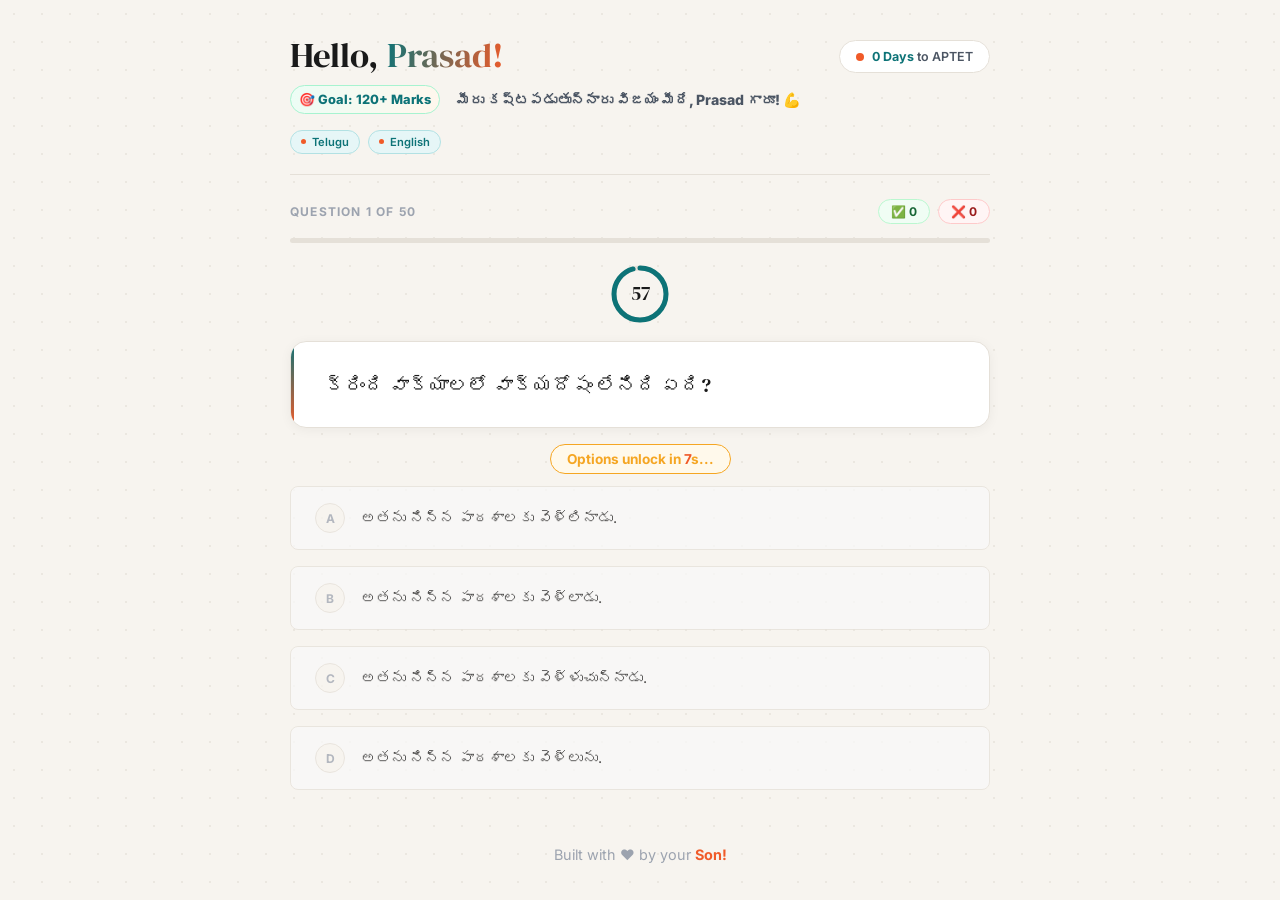
<file: index.html>
<html lang="en">

<head>
    <meta charset="UTF-8" />
    <meta name="viewport" content="width=device-width, initial-scale=1.0" />
    <title>APTET Quiz – Prasad</title>
    <link rel="preconnect" href="https://fonts.googleapis.com">
    <link
        href="https://fonts.googleapis.com/css2?family=DM+Serif+Display&family=Inter:wght@400;500;600;700&display=swap"
        rel="stylesheet">
    <link rel="stylesheet" href="styles/style.css">
</head>

<body>

    <!-- HEADER -->
    <header>
        <div class="header-top">
            <h1 class="greeting">Hello, <em>Prasad!</em></h1>
            <div class="exam-pill">
                <span class="dot"></span>
                <span><strong id="days-left">–</strong> to APTET</span>
            </div>
        </div>
        <p class="telugu-motivation">
            <span class="goal-badge">🎯 Goal: 120+ Marks</span>
            మీరు కష్టపడుతున్నారు విజయం మీదే, Prasad గారూ! 💪
        </p>
        <div class="subjects-strip" id="subjects-strip"></div>
    </header>

    <main>

        <!-- ── QUIZ SCREEN ── -->
        <div id="quiz-screen">
            <div class="quiz-topbar">
                <div class="q-label" id="q-label">Question 1 of 10</div>
                <div class="live-stats">
                    <div class="stat-chip score-chip" id="score-chip">✅ 0</div>
                    <div class="stat-chip wrong-chip" id="wrong-chip">❌ 0</div>
                </div>
            </div>

            <div class="progress-track">
                <div class="progress-fill" id="progress-fill" style="width:0%"></div>
            </div>

            <!-- Circular timer -->
            <div class="timer-ring-wrap">
                <div class="timer-ring" id="timer-ring">
                    <svg viewBox="0 0 62 62" width="62" height="62">
                        <circle class="tr-bg" cx="31" cy="31" r="26" />
                        <circle class="tr-arc" id="tr-arc" cx="31" cy="31" r="26" />
                    </svg>
                    <div class="timer-center">
                        <span class="timer-secs" id="timer-secs">60</span>
                    </div>
                </div>
            </div>

            <div class="q-card">
                <h2 id="q-text">Loading…</h2>
            </div>

            <div id="lock-notice" class="lock-notice">
                Options unlock in <span id="lock-timer">15</span>s...
            </div>

            <div class="options-list" id="options-list"></div>
        </div>

        <!-- ── RESULT SCREEN ── -->
        <div id="result-screen">
            <div class="result-card">
                <div class="result-icon" id="res-icon">🎉</div>
                <div class="result-title" id="res-title">Well Done!</div>
                <div class="result-sub" id="res-sub">Here's your score</div>
                <div class="donut-wrap">
                    <div class="donut">
                        <svg viewBox="0 0 120 120" width="130" height="130">
                            <defs>
                                <linearGradient id="donutGrad" x1="0%" y1="0%" x2="100%" y2="0%">
                                    <stop offset="0%" stop-color="#0d7377" />
                                    <stop offset="100%" stop-color="#f05a28" />
                                </linearGradient>
                            </defs>
                            <circle class="d-bg" cx="60" cy="60" r="50" />
                            <circle class="d-arc" id="d-arc" cx="60" cy="60" r="50" stroke-dasharray="314"
                                stroke-dashoffset="314" />
                        </svg>
                        <div class="donut-inner">
                            <div class="donut-pct" id="d-pct">0%</div>
                            <div class="donut-lbl">Score</div>
                        </div>
                    </div>
                </div>
                <div class="stats-row">
                    <div class="s-box ok">
                        <div class="s-val" id="s-correct">0</div>
                        <div class="s-lbl">Correct</div>
                    </div>
                    <div class="s-box err">
                        <div class="s-val" id="s-wrong">0</div>
                        <div class="s-lbl">Wrong</div>
                    </div>
                </div>
                <div class="result-actions">
                    <button class="retry-btn" onclick="startQuiz()">Try Again</button>
                    <button class="revision-btn" onclick="downloadFullQuizPDF()">📚 Download Full Quiz for Revision</button>
                </div>
            </div>
        </div>

    </main>

    <footer>Built with ❤️ by your <strong>Son!</strong></footer>

    <!-- STICKY BOTTOM BAR (explanation + next btn) -->
    <div class="bottom-bar" id="bottom-bar">
        <div class="bottom-bar-inner">
            <div class="exp-box">
                <div class="exp-head">💡 Explanation</div>
                <div id="exp-text"></div>
            </div>
            <button class="next-btn" id="next-btn" onclick="nextQ()">Next Question</button>
        </div>
    </div>
    <script src="scripts/questions.js"></script>
    <script src="scripts/script.js"></script>
</body>

</html>
</file>
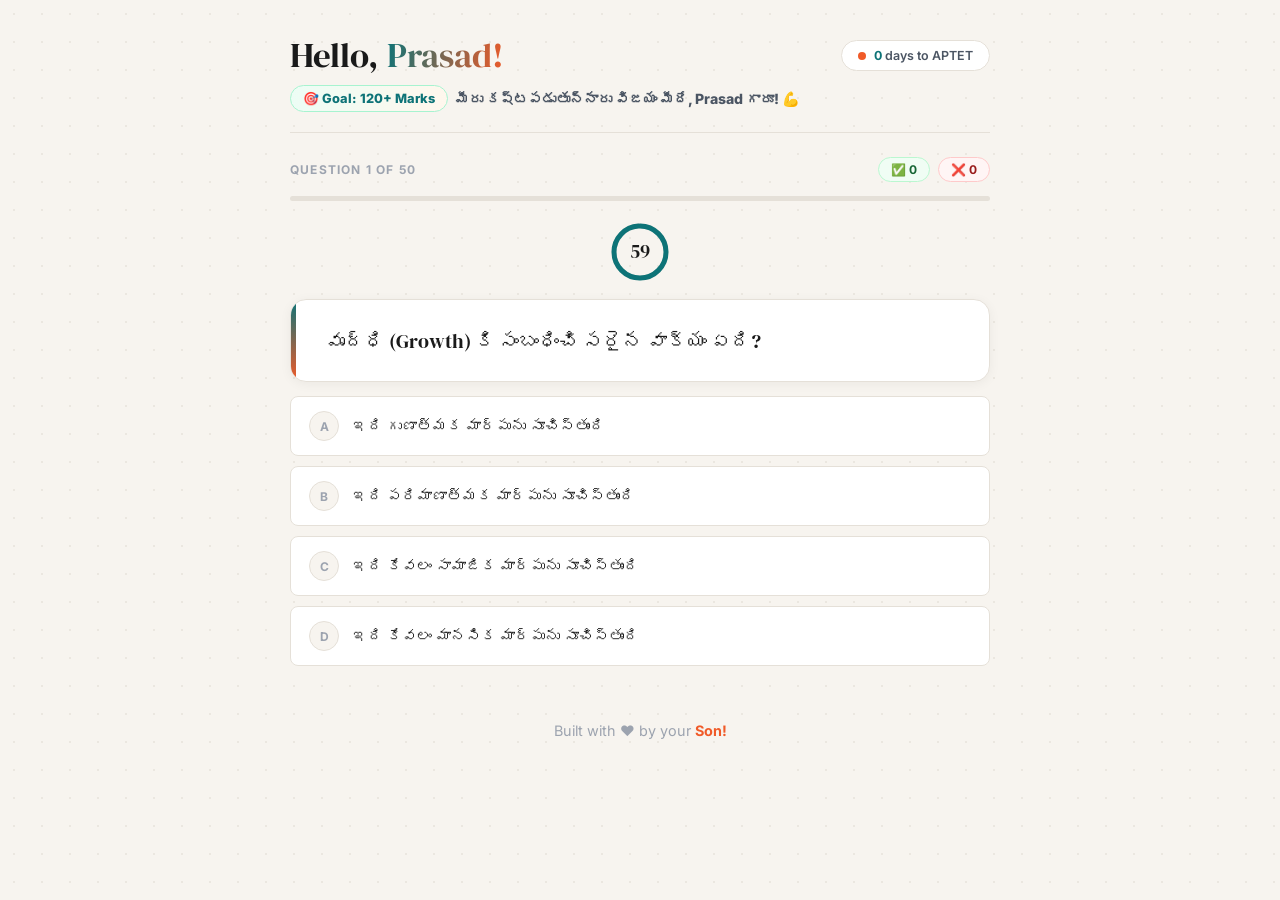
<file: aptet-quiz.html>
<html lang="en">

<head>
    <meta charset="UTF-8" />
    <meta name="viewport" content="width=device-width, initial-scale=1.0" />
    <title>APTET Quiz – Prasad</title>
    <link rel="preconnect" href="https://fonts.googleapis.com">
    <link
        href="https://fonts.googleapis.com/css2?family=DM+Serif+Display&family=Inter:wght@400;500;600;700&display=swap"
        rel="stylesheet">
    <style>
        /* ─── TOKENS ─────────────────────────────────── */
        :root {
            --page-bg: #f7f4ef;
            --white: #ffffff;
            --teal: #0d7377;
            --coral: #f05a28;
            --amber: #f5a623;
            --green-ok: #16a34a;
            --red-err: #dc2626;
            --ink: #1a1a1a;
            --ink-mid: #4b5563;
            --ink-light: #9ca3af;
            --border: #e5e0d8;
            --radius-sm: 4px;
            --radius-md: 8px;
            --radius-lg: 16px;
            --bottom-bar-h: 0px;
            /* updated by JS when bar appears */
        }

        *,
        *::before,
        *::after {
            box-sizing: border-box;
            margin: 0;
            padding: 0;
        }

        html {
            scroll-behavior: smooth;
            scrollbar-width: thin;
            scrollbar-color: var(--coral) var(--border);
        }

        body {
            background: var(--page-bg);
            font-family: 'Inter', sans-serif;
            color: var(--ink);
            min-height: 100vh;
            display: flex;
            flex-direction: column;
            align-items: center;
            padding: 0 16px 0;
        }

        /* dot-grid texture */
        body::before {
            content: '';
            position: fixed;
            inset: 0;
            background-image: radial-gradient(circle, #ccc6ba 1px, transparent 1px);
            background-size: 28px 28px;
            opacity: 0.28;
            pointer-events: none;
            z-index: 0;
        }

        /* ─── HEADER ─────────────────────────────────── */
        header {
            width: 100%;
            max-width: 700px;
            margin-top: 36px;
            position: relative;
            z-index: 1;
            padding-bottom: 20px;
            border-bottom: 1.5px solid var(--border);
            animation: fadeUp .5s ease both;
        }

        .header-top {
            display: flex;
            align-items: flex-start;
            justify-content: space-between;
            width: 100%;
            flex-wrap: wrap;
            gap: 10px;
            margin-bottom: 10px;
        }

        .greeting {
            font-family: 'DM Serif Display', serif;
            font-size: clamp(1.6rem, 5vw, 2.2rem);
            font-weight: 400;
            line-height: 1.1;
            color: var(--ink);
        }

        .greeting em {
            font-style: normal;
            background: linear-gradient(100deg, var(--teal), var(--coral));
            -webkit-background-clip: text;
            -webkit-text-fill-color: transparent;
        }

        .exam-pill {
            display: inline-flex;
            align-items: center;
            gap: 8px;
            background: var(--white);
            border: 1.5px solid var(--border);
            border-radius: 100px;
            padding: 7px 16px;
            font-size: 0.78rem;
            font-weight: 600;
            color: var(--ink-mid);
            white-space: nowrap;
            flex-shrink: 0;
            margin-top: 4px;
        }

        .exam-pill .dot {
            width: 8px;
            height: 8px;
            background: var(--coral);
            border-radius: 50%;
            animation: blink 1.6s ease infinite;
        }

        @keyframes blink {

            0%,
            100% {
                opacity: 1
            }

            50% {
                opacity: .3
            }
        }

        .exam-pill strong {
            color: var(--teal);
        }

        /* Telugu motivational line */
        .telugu-motivation {
            font-size: 0.88rem;
            font-weight: 800;
            color: var(--ink-mid);
            line-height: 1.5;
            display: flex;
            align-items: center;
            gap: 7px;
            flex-wrap: wrap;
        }

        .telugu-motivation .goal-badge {
            display: inline-flex;
            align-items: center;
            gap: 5px;
            background: linear-gradient(100deg, #ecfdf5, #fff7ed);
            border: 1.5px solid #a7f3d0;
            border-radius: 100px;
            padding: 3px 12px;
            font-size: 0.8rem;
            font-weight: 800;
            color: var(--teal);
            white-space: nowrap;
        }

        /* ─── MAIN ───────────────────────────────────── */
        main {
            width: 100%;
            max-width: 700px;
            margin-top: 24px;
            position: relative;
            z-index: 1;
            padding-bottom: calc(var(--bottom-bar-h) + 16px);
            transition: padding-bottom .38s cubic-bezier(.4, 0, .2, 1);
        }

        /* ─── QUIZ TOP BAR ───────────────────────────── */
        .quiz-topbar {
            display: flex;
            align-items: center;
            justify-content: space-between;
            margin-bottom: 14px;
            gap: 10px;
        }

        .q-label {
            font-size: 0.75rem;
            font-weight: 700;
            text-transform: uppercase;
            letter-spacing: 1.2px;
            color: var(--ink-light);
        }

        .live-stats {
            display: flex;
            gap: 8px;
        }

        .stat-chip {
            display: flex;
            align-items: center;
            gap: 5px;
            background: var(--white);
            border: 1.5px solid var(--border);
            border-radius: 100px;
            padding: 4px 12px;
            font-size: 0.75rem;
            font-weight: 700;
            color: var(--ink-mid);
        }

        .stat-chip.wrong-chip {
            border-color: #fecaca;
            background: #fff5f5;
            color: #991b1b;
        }

        .stat-chip.score-chip {
            border-color: #bbf7d0;
            background: #f0fdf4;
            color: #166534;
        }

        /* ─── PROGRESS ───────────────────────────────── */
        .progress-track {
            background: var(--border);
            border-radius: 100px;
            height: 5px;
            margin-bottom: 20px;
            overflow: hidden;
        }

        .progress-fill {
            height: 100%;
            background: linear-gradient(90deg, var(--teal), var(--coral));
            border-radius: 100px;
            transition: width .55s cubic-bezier(.4, 0, .2, 1);
        }

        /* ─── TIMER — circular ring ──────────────────── */
        .timer-ring-wrap {
            display: flex;
            justify-content: center;
            margin-bottom: 16px;
        }

        .timer-ring {
            position: relative;
            width: 62px;
            height: 62px;
            flex-shrink: 0;
        }

        .timer-ring svg {
            transform: rotate(-90deg);
            display: block;
        }

        .timer-ring .tr-bg {
            fill: none;
            stroke: var(--border);
            stroke-width: 5;
        }

        .timer-ring .tr-arc {
            fill: none;
            stroke-width: 5;
            stroke-linecap: round;
            stroke: var(--teal);
            /* circumference of r=26: 2π×26 ≈ 163.4 */
            stroke-dasharray: 163.4;
            stroke-dashoffset: 0;
            transition: stroke-dashoffset 1s linear, stroke .4s ease;
        }

        .timer-ring .tr-arc.urgent {
            stroke: var(--red-err);
        }

        .timer-center {
            position: absolute;
            inset: 0;
            display: flex;
            flex-direction: column;
            align-items: center;
            justify-content: center;
            pointer-events: none;
        }

        .timer-secs {
            font-family: 'DM Serif Display', serif;
            font-size: 1.2rem;
            line-height: 1;
            color: var(--ink);
            transition: color .3s;
        }

        .timer-secs.urgent {
            color: var(--red-err);
        }

        /* pulse when urgent */
        @keyframes timerPulse {

            0%,
            100% {
                transform: scale(1);
            }

            50% {
                transform: scale(1.08);
            }
        }

        .timer-ring.urgent-ring {
            animation: timerPulse .7s ease infinite;
        }

        /* ─── QUESTION CARD ──────────────────────────── */
        .q-card {
            background: var(--white);
            border: 1.5px solid var(--border);
            border-radius: var(--radius-lg);
            padding: 26px 26px 24px 34px;
            margin-bottom: 14px;
            position: relative;
            overflow: hidden;
            box-shadow: 0 2px 12px rgba(0, 0, 0, 0.05);
            animation: fadeUp .35s ease both;
        }

        .q-card::before {
            content: '';
            position: absolute;
            left: 0;
            top: 0;
            bottom: 0;
            width: 5px;
            background: linear-gradient(180deg, var(--teal), var(--coral));
            border-radius: 4px 0 0 4px;
        }

        .q-card h2 {
            font-family: 'DM Serif Display', serif;
            font-size: clamp(1rem, 3vw, 1.22rem);
            font-weight: 400;
            line-height: 1.6;
            color: var(--ink);
        }

        /* ─── OPTIONS ────────────────────────────────── */
        .options-list {
            display: flex;
            flex-direction: column;
            gap: 10px;
        }

        .opt {
            display: flex;
            align-items: center;
            gap: 14px;
            background: var(--white);
            border: 1.5px solid var(--border);
            border-radius: var(--radius-md);
            padding: 14px 18px;
            cursor: pointer;
            font-size: 0.92rem;
            color: var(--ink);
            text-align: left;
            font-family: 'Inter', sans-serif;
            transition: border-color .15s, background .15s, transform .15s;
        }

        .opt:focus-visible {
            outline: 2px solid var(--teal);
            outline-offset: 2px;
        }

        .opt-key {
            width: 30px;
            height: 30px;
            border-radius: 50%;
            border: 1.5px solid var(--border);
            display: flex;
            align-items: center;
            justify-content: center;
            font-size: 0.75rem;
            font-weight: 700;
            color: var(--ink-light);
            flex-shrink: 0;
            background: var(--page-bg);
            transition: background .15s, border-color .15s, color .15s;
        }

        .opt:not(:disabled):hover {
            border-color: var(--teal);
            background: #f0fafb;
            transform: translateX(3px);
        }

        .opt:not(:disabled):hover .opt-key {
            background: var(--teal);
            border-color: var(--teal);
            color: var(--white);
        }

        .opt.correct {
            border-color: var(--green-ok);
            background: #f0fdf4;
        }

        .opt.correct .opt-key {
            background: var(--green-ok);
            border-color: var(--green-ok);
            color: var(--white);
        }

        .opt.wrong {
            border-color: var(--red-err);
            background: #fff5f5;
        }

        .opt.wrong .opt-key {
            background: var(--red-err);
            border-color: var(--red-err);
            color: var(--white);
        }

        .opt:disabled {
            cursor: not-allowed;
        }

        /* ─── STICKY BOTTOM BAR ──────────────────────── */
        .bottom-bar {
            position: fixed;
            bottom: 0;
            left: 0;
            right: 0;
            z-index: 100;
            display: flex;
            justify-content: center;
            /* hidden by default — slides up when shown */
            transform: translateY(100%);
            transition: transform .38s cubic-bezier(.4, 0, .2, 1);
        }

        .bottom-bar.visible {
            transform: translateY(0);
        }

        .bottom-bar-inner {
            width: 100%;
            max-width: 700px;
            padding: 14px 16px 20px;
            background: rgba(247, 244, 239, 0.96);
            backdrop-filter: blur(14px);
            -webkit-backdrop-filter: blur(14px);
            border-top: 1.5px solid var(--border);
            display: flex;
            flex-direction: column;
            gap: 10px;
        }

        /* Explanation inside bar */
        .exp-box {
            background: #fffbeb;
            border: 1.5px solid #fde68a;
            border-radius: var(--radius-md);
            padding: 12px 16px;
            font-size: 0.85rem;
            line-height: 1.7;
            color: #78350f;
        }

        .exp-head {
            font-size: 0.68rem;
            font-weight: 700;
            text-transform: uppercase;
            letter-spacing: 1px;
            color: #92400e;
            margin-bottom: 5px;
        }

        /* Next button */
        .next-btn {
            width: 100%;
            padding: 14px 20px;
            background: linear-gradient(100deg, var(--teal) 0%, var(--coral) 100%);
            color: var(--white);
            border: none;
            border-radius: var(--radius-md);
            font-family: 'Inter', sans-serif;
            font-size: 0.95rem;
            font-weight: 700;
            cursor: pointer;
            transition: opacity .15s, transform .15s;
            box-shadow: 0 3px 14px rgba(13, 115, 119, 0.25);
        }

        .next-btn:hover {
            opacity: .88;
        }

        .next-btn:active {
            opacity: 1;
        }

        /* ─── RESULT SCREEN ──────────────────────────── */
        #result-screen {
            display: none;
            animation: fadeUp .5s ease both;
            padding-bottom: 40px;
        }

        .result-card {
            background: var(--white);
            border: 1.5px solid var(--border);
            border-radius: var(--radius-lg);
            padding: 40px 32px 32px;
            text-align: center;
            box-shadow: 0 4px 20px rgba(0, 0, 0, 0.06);
        }

        .result-icon {
            font-size: 3.5rem;
            margin-bottom: 10px;
            animation: popIn .5s cubic-bezier(.17, .67, .35, 1.5) both;
        }

        @keyframes popIn {
            from {
                transform: scale(0)
            }

            to {
                transform: scale(1)
            }
        }

        .result-title {
            font-family: 'DM Serif Display', serif;
            font-size: 2rem;
            font-weight: 400;
            color: var(--ink);
            margin-bottom: 6px;
        }

        .result-sub {
            font-size: 0.88rem;
            color: var(--ink-light);
            margin-bottom: 32px;
        }

        /* donut */
        .donut-wrap {
            display: flex;
            justify-content: center;
            margin-bottom: 28px;
        }

        .donut {
            position: relative;
            width: 130px;
            height: 130px;
        }

        .donut svg {
            transform: rotate(-90deg);
            display: block;
        }

        .donut .d-bg {
            fill: none;
            stroke: var(--border);
            stroke-width: 9;
        }

        .donut .d-arc {
            fill: none;
            stroke-width: 9;
            stroke-linecap: round;
            stroke: url(#donutGrad);
            transition: stroke-dashoffset 1.1s cubic-bezier(.4, 0, .2, 1);
        }

        .donut-inner {
            position: absolute;
            inset: 0;
            display: flex;
            flex-direction: column;
            align-items: center;
            justify-content: center;
        }

        .donut-pct {
            font-family: 'DM Serif Display', serif;
            font-size: 2rem;
            line-height: 1;
            color: var(--ink);
        }

        .donut-lbl {
            font-size: 0.68rem;
            font-weight: 600;
            color: var(--ink-light);
            margin-top: 3px;
        }

        .stats-row {
            display: grid;
            grid-template-columns: repeat(2, 1fr);
            gap: 10px;
            margin-bottom: 28px;
        }

        .s-box {
            border: 1.5px solid var(--border);
            border-radius: var(--radius-sm);
            padding: 14px 8px;
            background: var(--page-bg);
        }

        .s-val {
            font-family: 'DM Serif Display', serif;
            font-size: 1.8rem;
            line-height: 1;
        }

        .s-lbl {
            font-size: 0.7rem;
            font-weight: 600;
            color: var(--ink-light);
            margin-top: 4px;
        }

        .s-box.ok .s-val {
            color: var(--green-ok);
        }

        .s-box.err .s-val {
            color: var(--red-err);
        }

        .retry-btn {
            width: 100%;
            padding: 14px;
            background: linear-gradient(100deg, var(--teal), var(--coral));
            color: var(--white);
            border: none;
            border-radius: var(--radius-md);
            font-family: 'Inter', sans-serif;
            font-size: 0.95rem;
            font-weight: 700;
            cursor: pointer;
            transition: opacity .15s, transform .15s;
            box-shadow: 0 3px 14px rgba(13, 115, 119, 0.25);
        }

        .retry-btn:hover {
            opacity: .88;
            transform: translateY(-1px);
        }

        /* ─── FOOTER ─────────────────────────────────── */
        footer {
            position: relative;
            z-index: 1;
            margin-top: 40px;
            margin-bottom: 28px;
            font-size: 0.9rem;
            color: var(--ink-light);
            text-align: center;
        }

        footer strong {
            color: var(--coral);
        }

        /* ─── CONFETTI ───────────────────────────────── */
        .cf {
            position: fixed;
            width: 7px;
            height: 13px;
            border-radius: 2px;
            top: -20px;
            pointer-events: none;
            z-index: 9999;
            animation: cfFall linear forwards;
        }

        @keyframes cfFall {
            to {
                transform: translateY(110vh) rotate(600deg);
                opacity: 0;
            }
        }

        /* ─── UTIL ───────────────────────────────────── */
        @keyframes fadeUp {
            from {
                opacity: 0;
                transform: translateY(14px);
            }

            to {
                opacity: 1;
                transform: translateY(0);
            }
        }
    </style>
</head>

<body>

    <!-- HEADER -->
    <header>
        <div class="header-top">
            <h1 class="greeting">Hello, <em>Prasad!</em></h1>
            <div class="exam-pill">
                <span class="dot"></span>
                <span><strong id="days-left">–</strong> days to APTET</span>
            </div>
        </div>
        <p class="telugu-motivation">
            <span class="goal-badge">🎯 Goal: 120+ Marks</span>
            మీరు కష్టపడుతున్నారు విజయం మీదే, Prasad గారూ! 💪
        </p>
    </header>

    <main>

        <!-- ── QUIZ SCREEN ── -->
        <div id="quiz-screen">
            <div class="quiz-topbar">
                <div class="q-label" id="q-label">Question 1 of 10</div>
                <div class="live-stats">
                    <div class="stat-chip score-chip" id="score-chip">✅ 0</div>
                    <div class="stat-chip wrong-chip" id="wrong-chip">❌ 0</div>
                </div>
            </div>

            <div class="progress-track">
                <div class="progress-fill" id="progress-fill" style="width:0%"></div>
            </div>

            <!-- Circular timer -->
            <div class="timer-ring-wrap">
                <div class="timer-ring" id="timer-ring">
                    <svg viewBox="0 0 62 62" width="62" height="62">
                        <circle class="tr-bg" cx="31" cy="31" r="26" />
                        <circle class="tr-arc" id="tr-arc" cx="31" cy="31" r="26" />
                    </svg>
                    <div class="timer-center">
                        <span class="timer-secs" id="timer-secs">60</span>
                    </div>
                </div>
            </div>

            <div class="q-card">
                <h2 id="q-text">Loading…</h2>
            </div>

            <div class="options-list" id="options-list"></div>
        </div>

        <!-- ── RESULT SCREEN ── -->
        <div id="result-screen">
            <div class="result-card">
                <div class="result-icon" id="res-icon">🎉</div>
                <div class="result-title" id="res-title">Well Done!</div>
                <div class="result-sub" id="res-sub">Here's your score</div>
                <div class="donut-wrap">
                    <div class="donut">
                        <svg viewBox="0 0 120 120" width="130" height="130">
                            <defs>
                                <linearGradient id="donutGrad" x1="0%" y1="0%" x2="100%" y2="0%">
                                    <stop offset="0%" stop-color="#0d7377" />
                                    <stop offset="100%" stop-color="#f05a28" />
                                </linearGradient>
                            </defs>
                            <circle class="d-bg" cx="60" cy="60" r="50" />
                            <circle class="d-arc" id="d-arc" cx="60" cy="60" r="50" stroke-dasharray="314"
                                stroke-dashoffset="314" />
                        </svg>
                        <div class="donut-inner">
                            <div class="donut-pct" id="d-pct">0%</div>
                            <div class="donut-lbl">Score</div>
                        </div>
                    </div>
                </div>
                <div class="stats-row">
                    <div class="s-box ok">
                        <div class="s-val" id="s-correct">0</div>
                        <div class="s-lbl">Correct</div>
                    </div>
                    <div class="s-box err">
                        <div class="s-val" id="s-wrong">0</div>
                        <div class="s-lbl">Wrong</div>
                    </div>
                </div>
                <button class="retry-btn" onclick="startQuiz()">Try Again</button>
            </div>
        </div>

    </main>

    <footer>Built with ❤️ by your <strong>Son!</strong></footer>

    <!-- STICKY BOTTOM BAR (explanation + next btn) -->
    <div class="bottom-bar" id="bottom-bar">
        <div class="bottom-bar-inner">
            <div class="exp-box">
                <div class="exp-head">💡 Explanation</div>
                <div id="exp-text"></div>
            </div>
            <button class="next-btn" id="next-btn" onclick="nextQ()">Next Question →</button>
        </div>
    </div>

    <script>
        /* ══════════════════════════════════════════════════
           ✏️  QUIZ DATA — Replace this array each time
           Structure:
           [
             {
               question: "...",
               options: ["A","B","C","D"],
               correct: 0,        ← 0-based index
               explanation: "..."
             }
           ]
        ══════════════════════════════════════════════════ */

        const QUESTIONS = [
            {
                question: "వృద్ధి (Growth) కి సంబంధించి సరైన వాక్యం ఏది?",
                options: [
                    "ఇది గుణాత్మక మార్పును సూచిస్తుంది",
                    "ఇది పరిమాణాత్మక మార్పును సూచిస్తుంది",
                    "ఇది కేవలం సామాజిక మార్పును సూచిస్తుంది",
                    "ఇది కేవలం మానసిక మార్పును సూచిస్తుంది"
                ],
                correct: 1,
                explanation: "వృద్ధి అనేది పరిమాణాత్మక మార్పులను సూచిస్తుంది. ఉదాహరణకు ఎత్తు, బరువు, శరీర పరిమాణం పెరగడం. ఇది అభివృద్ధిలో ఒక భాగం మాత్రమే."
            },
            {
                question: "అభివృద్ధి (Development) యొక్క ముఖ్య లక్షణం",
                options: [
                    "శరీర బరువు పెరగడం",
                    "ఎత్తు పెరగడం",
                    "సమగ్ర మార్పు",
                    "వయస్సు పెరగడం"
                ],
                correct: 2,
                explanation: "అభివృద్ధి అనేది శారీరక, మానసిక, సామాజిక, భావోద్వేగ రంగాలలో జరిగే సమగ్ర మార్పుల ప్రక్రియ. ఇది కేవలం పరిమాణాత్మక మార్పులకు మాత్రమే పరిమితం కాదు."
            },
            {
                question: "ఇద్దరు విద్యార్థులు ఒకే తరగతిలో చదువుతున్నప్పటికీ వారి నేర్చుకునే వేగం భిన్నంగా ఉండటాన్ని ఏమంటారు?",
                options: [
                    "పరిపక్వత",
                    "వ్యక్తిగత భేదాలు",
                    "ప్రేరణ",
                    "వారసత్వం"
                ],
                correct: 1,
                explanation: "ప్రతి వ్యక్తి సామర్థ్యాలు, అభిరుచులు, నేర్చుకునే వేగం, ఆసక్తులు వేర్వేరుగా ఉండడాన్ని వ్యక్తిగత భేదాలు అంటారు."
            },
            {
                question: "వ్యక్తిగత భేదాలకు ప్రధాన కారణం",
                options: [
                    "వారసత్వం మరియు పర్యావరణం",
                    "వయస్సు మాత్రమే",
                    "పాఠ్యపుస్తకాలు",
                    "ఉపాధ్యాయుడు మాత్రమే"
                ],
                correct: 0,
                explanation: "వ్యక్తిగత భేదాలు ప్రధానంగా వారసత్వం మరియు పర్యావరణం పరస్పర ప్రభావం వల్ల ఏర్పడతాయి."
            },
            {
                question: "అభ్యసన ప్రక్రియలో ప్రేరణ (Motivation) యొక్క ప్రధాన పాత్ర",
                options: [
                    "పరీక్షలు నిర్వహించడం",
                    "నేర్చుకోవాలనే ఆసక్తి కలిగించడం",
                    "మార్కులు కేటాయించడం",
                    "హాజరు నమోదు చేయడం"
                ],
                correct: 1,
                explanation: "ప్రేరణ విద్యార్థిలో నేర్చుకోవాలనే ఆసక్తి, ఉత్సాహం మరియు లక్ష్యసాధనకు దోహదపడుతుంది."
            },
            {
                question: "\"Learning is a relatively permanent change in behaviour\" ఈ నిర్వచనం నేర్చుకోవడం యొక్క ఏ లక్షణాన్ని సూచిస్తుంది?",
                options: [
                    "తాత్కాలిక మార్పు",
                    "శాశ్వత మార్పు",
                    "జన్యుపరమైన మార్పు",
                    "శారీరక మార్పు"
                ],
                correct: 1,
                explanation: "అభ్యసనం అనేది అనుభవం ద్వారా ప్రవర్తనలో వచ్చే సాపేక్షంగా శాశ్వతమైన మార్పు అని విద్యా మనోవిజ్ఞాన శాస్త్రవేత్తలు పేర్కొన్నారు."
            },
            {
                question: "కింది వాటిలో అభ్యసనానికి ఉదాహరణ ఏది?",
                options: [
                    "ఎత్తు పెరగడం",
                    "దంతాలు రావడం",
                    "సైకిల్ తొక్కడం నేర్చుకోవడం",
                    "వయస్సు పెరగడం"
                ],
                correct: 2,
                explanation: "సైకిల్ తొక్కడం అనేది అనుభవం మరియు సాధన ద్వారా నేర్చుకునే నైపుణ్యం. మిగిలినవి వృద్ధి లేదా పరిపక్వతకు చెందినవి."
            },
            {
                question: "వ్యక్తిగత భేదాలను గుర్తించి బోధన చేయడం వల్ల",
                options: [
                    "క్రమశిక్షణ తగ్గుతుంది",
                    "అభ్యసనం మెరుగుపడుతుంది",
                    "సమయం వృథా అవుతుంది",
                    "పరీక్షలు తగ్గుతాయి"
                ],
                correct: 1,
                explanation: "విద్యార్థుల వ్యక్తిగత అవసరాలను గుర్తించి బోధిస్తే వారి అభ్యసన ఫలితాలు మెరుగుపడతాయి."
            },
            {
                question: "కింది వారిలో మానవ అభివృద్ధిని దశలుగా వివరించిన మనోవిజ్ఞాని",
                options: [
                    "పియాజే",
                    "థార్న్‌డైక్",
                    "గిల్ఫోర్డ్",
                    "టర్మన్"
                ],
                correct: 0,
                explanation: "పియాజే జ్ఞానాభివృద్ధిని నాలుగు దశలుగా వివరించాడు. ఇది APTETలో తరచుగా అడిగే అంశం."
            },
            {
                question: "అభ్యసనంలో అనుభవం ద్వారా ప్రవర్తనలో మార్పు కలగడాన్ని",
                options: [
                    "వృద్ధి",
                    "పరిపక్వత",
                    "అభ్యసనం",
                    "వారసత్వం"
                ],
                correct: 2,
                explanation: "అనుభవం మరియు సాధన ఫలితంగా ప్రవర్తనలో మార్పు కలగడాన్ని అభ్యసనం (Learning) అంటారు."
            },
            {
                question: "విద్యార్థుల మధ్య వ్యక్తిగత భేదాలు ఉండటానికి కారణం కానిది",
                options: [
                    "వారసత్వం",
                    "పర్యావరణం",
                    "అనుభవాలు",
                    "ఒకే పాఠ్యపుస్తకం"
                ],
                correct: 3,
                explanation: "వారసత్వం, పర్యావరణం, అనుభవాలు వ్యక్తిగత భేదాలకు కారణాలు. ఒకే పాఠ్యపుస్తకం ఉపయోగించడం వ్యక్తిగత భేదాలకు కారణం కాదు."
            },
            {
                question: "వృద్ధి మరియు అభివృద్ధి మధ్య సరైన సంబంధం",
                options: [
                    "రెండూ ఒకటే",
                    "వృద్ధి అభివృద్ధిలో భాగం",
                    "అభివృద్ధి వృద్ధిలో భాగం",
                    "రెండూ సంబంధం లేనివి"
                ],
                correct: 1,
                explanation: "వృద్ధి ప్రధానంగా పరిమాణాత్మక మార్పు కాగా, అభివృద్ధి సమగ్ర మార్పు. అందువల్ల వృద్ధి అభివృద్ధిలో ఒక భాగం."
            },
            {
                question: "తరగతిలో విద్యార్థుల వైవిధ్యాన్ని గుర్తించి బోధించే ఉపాధ్యాయుడు",
                options: [
                    "సమగ్ర బోధనను అనుసరిస్తాడు",
                    "కఠిన శిక్షను అనుసరిస్తాడు",
                    "పరీక్షలపై దృష్టి పెడతాడు",
                    "హాజరుపై మాత్రమే దృష్టి పెడతాడు"
                ],
                correct: 0,
                explanation: "విద్యార్థుల వైవిధ్యాన్ని గుర్తించి వారి అవసరాలకు అనుగుణంగా బోధించడం సమగ్ర బోధన (Inclusive Teaching) లక్షణం."
            },
            {
                question: "అభ్యసన ప్రక్రియలో 'ప్రయత్నం మరియు పొరపాటు' సిద్ధాంతాన్ని ప్రతిపాదించినవారు",
                options: [
                    "స్కిన్నర్",
                    "థార్న్‌డైక్",
                    "పియాజే",
                    "కోహ్ల్‌బర్గ్"
                ],
                correct: 1,
                explanation: "Trial and Error Theory ను ఎడ్వర్డ్ థార్న్‌డైక్ ప్రతిపాదించాడు. APTETలో ఇది తరచుగా అడిగే ప్రశ్న."
            },
            {
                question: "కింది వాటిలో అభివృద్ధి లక్షణం కానిది",
                options: [
                    "నిరంతర ప్రక్రియ",
                    "క్రమబద్ధమైనది",
                    "జీవితాంతం కొనసాగుతుంది",
                    "అకస్మాత్తుగా పూర్తవుతుంది"
                ],
                correct: 3,
                explanation: "అభివృద్ధి నిరంతర, క్రమబద్ధమైన ప్రక్రియ. ఇది ఒక్కసారిగా పూర్తయ్యేది కాదు."
            },
            {
                question: "ఆటిజం స్పెక్ట్రమ్ డిజార్డర్ (ASD) ప్రధానంగా ప్రభావితం చేసే రంగాలు",
                options: [
                    "సామాజిక పరస్పర చర్య మరియు సంభాషణ",
                    "ఎత్తు మరియు బరువు",
                    "చూపు మరియు వినికిడి",
                    "రక్తప్రసరణ"
                ],
                correct: 0,
                explanation: "ASD ప్రధానంగా సామాజిక పరస్పర చర్యలు, కమ్యూనికేషన్ మరియు ప్రవర్తనను ప్రభావితం చేస్తుంది."
            },
            {
                question: "ఆటిజం గల పిల్లలలో తరచుగా కనిపించే లక్షణం",
                options: [
                    "ఎకోలాలియా",
                    "బ్రెయిల్ వినియోగం",
                    "హైపర్‌టెన్షన్",
                    "మయోపియా"
                ],
                correct: 0,
                explanation: "ఎకోలాలియా అనగా ఇతరులు చెప్పిన మాటలను మళ్లీ మళ్లీ పలకడం. ఇది ASDలో సాధారణ లక్షణం."
            },
            {
                question: "ఇతరులు చెప్పిన మాటలను మళ్లీ మళ్లీ పలకడాన్ని",
                options: [
                    "డిస్లెక్సియా",
                    "ఎకోలాలియా",
                    "అఫాసియా",
                    "డైసార్థ్రియా"
                ],
                correct: 1,
                explanation: "ఎకోలాలియా అనేది ASD పిల్లలలో కనిపించే ముఖ్య లక్షణం. వారు వినిపించిన మాటలను పునరావృతం చేస్తారు."
            },
            {
                question: "ఆటిజం సాధారణంగా గుర్తించబడే వయస్సు",
                options: [
                    "బాల్య దశలో",
                    "యుక్తవయస్సులో",
                    "వృద్ధాప్యంలో",
                    "వివాహానంతరం"
                ],
                correct: 0,
                explanation: "ఆటిజం లక్షణాలు సాధారణంగా చిన్ననాటి బాల్య దశలోనే గుర్తించబడతాయి."
            },
            {
                question: "కింది వాటిలో ఆటిజం లక్షణం కాదు",
                options: [
                    "పునరావృత ప్రవర్తనలు",
                    "సామాజిక పరస్పర చర్యలో ఇబ్బందులు",
                    "సంభాషణలో ఇబ్బందులు",
                    "దృష్టి లోపం వల్ల అంధత్వం"
                ],
                correct: 3,
                explanation: "అంధత్వం ఆటిజం లక్షణం కాదు. మిగిలిన మూడు ASD యొక్క ప్రధాన లక్షణాలు."
            },
            {
                question: "ASD లో 'స్పెక్ట్రమ్' అనే పదం సూచించేది",
                options: [
                    "ఒకే రకమైన తీవ్రత",
                    "లక్షణాల వైవిధ్యం",
                    "వినికిడి లోపం",
                    "మేధో లోపం మాత్రమే"
                ],
                correct: 1,
                explanation: "స్పెక్ట్రమ్ అనే పదం ఆటిజంలో లక్షణాలు మరియు తీవ్రత వ్యక్తులవారీగా మారుతాయని సూచిస్తుంది."
            },
            {
                question: "ఆటిజం గల విద్యార్థికి ఉపాధ్యాయుడు అనుసరించవలసిన ఉత్తమ పద్ధతి",
                options: [
                    "స్పష్టమైన దినచర్య",
                    "తరచూ మార్పులు",
                    "శిక్ష",
                    "నిర్లక్ష్యం"
                ],
                correct: 0,
                explanation: "ASD గల విద్యార్థులు స్థిరమైన దినచర్య మరియు ముందస్తు అంచనాలు ఉన్నప్పుడు మెరుగ్గా నేర్చుకుంటారు."
            },
            {
                question: "కింది వాటిలో ఆటిజం రుగ్మత కాదు",
                options: [
                    "Asperger Syndrome",
                    "Childhood Autism",
                    "Rett Syndrome",
                    "Cataract"
                ],
                correct: 3,
                explanation: "Cataract అనేది కంటి సమస్య. మిగిలినవి ఆటిజం స్పెక్ట్రమ్‌తో సంబంధం ఉన్న రుగ్మతలు."
            },
            {
                question: "ఆటిజం గుర్తింపులో ముఖ్యంగా పరిశీలించేది",
                options: [
                    "సామాజిక ప్రవర్తన",
                    "రక్తపోటు",
                    "ఎత్తు",
                    "బరువు"
                ],
                correct: 0,
                explanation: "ASD గుర్తింపులో సామాజిక పరస్పర చర్యలు, కమ్యూనికేషన్ మరియు ప్రవర్తన ముఖ్యంగా పరిశీలించబడతాయి."
            },
            {
                question: "ఆటిజం ఉన్న పిల్లవాడు కంటి కలయికను (Eye Contact) నివారించడం",
                options: [
                    "సాధారణ లక్షణం",
                    "శారీరక వైకల్యం",
                    "దృష్టి లోపం",
                    "వినికిడి లోపం"
                ],
                correct: 0,
                explanation: "Eye Contact నివారించడం ASDలో తరచుగా కనిపించే సామాజిక కమ్యూనికేషన్ లక్షణం."
            },
            {
                question: "కింది వాటిలో ఆటిజానికి సంబంధించినది",
                options: [
                    "సామాజిక సంభాషణలో లోపం",
                    "ఎముకల బలహీనత",
                    "గుండె వ్యాధి",
                    "మధుమేహం"
                ],
                correct: 0,
                explanation: "సామాజిక సంభాషణలో లోపం ASD యొక్క ప్రధాన నిర్ధారణ ప్రమాణాలలో ఒకటి."
            },
            {
                question: "ASD గుర్తింపులో ఉపయోగించే ముఖ్య వనరు",
                options: [
                    "ప్రవర్తనా పరిశీలన",
                    "రక్త పరీక్ష",
                    "ఎక్స్‌రే",
                    "ECG"
                ],
                correct: 0,
                explanation: "ఆటిజం నిర్ధారణలో ప్రవర్తనా పరిశీలన మరియు అభివృద్ధి చరిత్ర ముఖ్యమైనవి."
            },
            {
                question: "ఆటిజం ఉన్న పిల్లలలో తరచుగా కనిపించే ప్రవర్తన",
                options: [
                    "ఒకే చర్యను పునరావృతం చేయడం",
                    "అధిక వినికిడి శక్తి",
                    "అధిక ఎత్తు",
                    "అధిక బరువు"
                ],
                correct: 0,
                explanation: "Repetitive Behaviours లేదా పునరావృత చర్యలు ASD యొక్క ముఖ్య లక్షణాలలో ఒకటి."
            },
            {
                question: "ASD కు సరైన విస్తరణ",
                options: [
                    "Autism Spectrum Disorder",
                    "Auditory Speech Disorder",
                    "Autism Speech Delay",
                    "Auditory Spectrum Delay"
                ],
                correct: 0,
                explanation: "ASD అంటే Autism Spectrum Disorder. ఇది APTETలో తరచుగా అడిగే ప్రత్యక్ష ప్రశ్న."
            },
            {
                question: "ఆటిజం ఉన్న పిల్లల బోధనలో అత్యంత ముఖ్యమైనది",
                options: [
                    "వ్యక్తిగత అవసరాల ఆధారిత బోధన",
                    "ఒకే విధమైన బోధన",
                    "శిక్ష",
                    "పరీక్షలు మాత్రమే"
                ],
                correct: 0,
                explanation: "ASD పిల్లల అవసరాలు భిన్నంగా ఉంటాయి. అందువల్ల Individualized Instruction అత్యంత ప్రభావవంతమైనది."
            },
            {
                question: "He is _____ honest man.",
                options: [
                    "a",
                    "an",
                    "the",
                    "no article"
                ],
                correct: 1,
                explanation: "‘Honest’ పదం vowel sound (/ɒ/) తో ప్రారంభమవుతుంది. కాబట్టి 'an honest man' సరైన రూపం."
            },
            {
                question: "The sun rises in _____ east.",
                options: [
                    "a",
                    "an",
                    "the",
                    "no article"
                ],
                correct: 2,
                explanation: "దిక్కుల (east, west, north, south) ముందు సాధారణంగా 'the' article ఉపయోగిస్తారు."
            },
            {
                question: "Identify the noun.",
                options: [
                    "Quickly",
                    "Honest",
                    "Teacher",
                    "Write"
                ],
                correct: 2,
                explanation: "Teacher అనేది వ్యక్తిని సూచించే Noun. మిగిలినవి Adverb, Adjective, Verb."
            },
            {
                question: "Identify the adjective.",
                options: [
                    "Beautiful",
                    "Beauty",
                    "Beautify",
                    "Beautifully"
                ],
                correct: 0,
                explanation: "Beautiful అనేది Adjective. ఇది Noun ను వివరిస్తుంది."
            },
            {
                question: "Each of the boys _____ present.",
                options: [
                    "are",
                    "were",
                    "is",
                    "have"
                ],
                correct: 2,
                explanation: "Each ఒక Singular Subject. కాబట్టి Singular Verb 'is' ఉపయోగించాలి."
            },
            {
                question: "Neither Ram nor his friends _____ coming.",
                options: [
                    "is",
                    "are",
                    "was",
                    "has"
                ],
                correct: 1,
                explanation: "Neither...nor నిర్మాణంలో దగ్గరలో ఉన్న Subject ('friends') plural కాబట్టి Verb 'are' వస్తుంది."
            },
            {
                question: "Identify the pronoun.",
                options: [
                    "They",
                    "Tall",
                    "Run",
                    "Slowly"
                ],
                correct: 0,
                explanation: "They అనేది Pronoun. ఇది Noun స్థానంలో ఉపయోగించబడుతుంది."
            },
            {
                question: "She bought _____ umbrella yesterday.",
                options: [
                    "a",
                    "the",
                    "an",
                    "no article"
                ],
                correct: 2,
                explanation: "Umbrella vowel sound తో ప్రారంభమవుతుంది. కాబట్టి 'an umbrella' సరైనది."
            },
            {
                question: "Identify the verb.",
                options: [
                    "Happiness",
                    "Quickly",
                    "Sing",
                    "Bright"
                ],
                correct: 2,
                explanation: "Sing అనేది Verb. ఇది ఒక చర్యను సూచిస్తుంది."
            },
            {
                question: "One of the students _____ absent.",
                options: [
                    "are",
                    "were",
                    "is",
                    "have"
                ],
                correct: 2,
                explanation: "'One' అనేది Singular Subject. కాబట్టి Singular Verb 'is' ఉపయోగించాలి."
            },
            {
                question: "విద్యా సాంకేతికత (Educational Technology) యొక్క ప్రధాన లక్ష్యం",
                options: [
                    "బోధన-అభ్యసనాన్ని మెరుగుపరచడం",
                    "పరీక్షలు పెంచడం",
                    "శిక్షలు విధించడం",
                    "హాజరు పెంచడం"
                ],
                correct: 0,
                explanation: "విద్యా సాంకేతికత యొక్క ప్రధాన ఉద్దేశ్యం బోధన-అభ్యసన ప్రక్రియను ప్రభావవంతంగా, సులభంగా మరియు ఫలవంతంగా మార్చడం."
            },
            {
                question: "విద్యా సాంకేతికతలో కింది వాటిలో ఒకటి",
                options: [
                    "మల్టీమీడియా",
                    "వ్యవసాయం",
                    "వైద్యం",
                    "రవాణా"
                ],
                correct: 0,
                explanation: "మల్టీమీడియా విద్యా సాంకేతికతలో ముఖ్యమైన సాధనం. ఇది దృశ్య, శ్రవణ అంశాలను కలిపి అభ్యసనాన్ని మెరుగుపరుస్తుంది."
            },
            {
                question: "విద్యా సాంకేతికత యొక్క ముఖ్య లక్షణం",
                options: [
                    "లక్ష్యోద్దేశ్య బోధన",
                    "యాదృచ్ఛిక బోధన",
                    "శిక్షా విధానం",
                    "పరీక్షా విధానం"
                ],
                correct: 0,
                explanation: "Educational Technology లక్ష్యాలను దృష్టిలో ఉంచుకొని శాస్త్రీయంగా బోధన నిర్వహించడాన్ని ప్రోత్సహిస్తుంది."
            },
            {
                question: "Communication ప్రక్రియలో సందేశాన్ని పంపేవారిని",
                options: [
                    "Receiver",
                    "Sender",
                    "Channel",
                    "Feedback"
                ],
                correct: 1,
                explanation: "Communication Process లో సందేశాన్ని రూపొందించి పంపే వ్యక్తిని Sender అంటారు."
            },
            {
                question: "Communication లో Feedback యొక్క పని",
                options: [
                    "సందేశం పంపడం",
                    "స్పందన తెలియజేయడం",
                    "శబ్దం కలిగించడం",
                    "నిల్వ చేయడం"
                ],
                correct: 1,
                explanation: "Receiver నుండి Sender కు తిరిగి వచ్చే స్పందనను Feedback అంటారు. ఇది కమ్యూనికేషన్ విజయవంతమైందో లేదో తెలియజేస్తుంది."
            },
            {
                question: "విద్యా సాంకేతికత యొక్క ఒక ప్రయోజనం",
                options: [
                    "వ్యక్తిగత అభ్యసనానికి అవకాశం",
                    "అభ్యసనాన్ని కష్టతరం చేయడం",
                    "ఆసక్తి తగ్గించడం",
                    "సమయ నష్టం"
                ],
                correct: 0,
                explanation: "Educational Technology Individualized Learning కు అవకాశం కల్పిస్తుంది. ప్రతి విద్యార్థి తన వేగానికి అనుగుణంగా నేర్చుకోవచ్చు."
            },
            {
                question: "కింది వాటిలో దృశ్య బోధన సాధనం",
                options: [
                    "రేడియో",
                    "చార్ట్",
                    "ఆడియో రికార్డర్",
                    "మైక్రోఫోన్"
                ],
                correct: 1,
                explanation: "చార్ట్ ఒక Visual Aid. రేడియో మరియు ఆడియో రికార్డర్ Aural Aids కు ఉదాహరణలు."
            },
            {
                question: "బోధనను ప్రభావవంతం చేయడానికి ఉపయోగించే సాంకేతిక పద్ధతులను",
                options: [
                    "విద్యా సాంకేతికత",
                    "పరిపాలన",
                    "ఆర్థిక శాస్త్రం",
                    "గణాంక శాస్త్రం"
                ],
                correct: 0,
                explanation: "బోధన-అభ్యసన ప్రక్రియను మెరుగుపరచేందుకు ఉపయోగించే శాస్త్రీయ పద్ధతులను Educational Technology అంటారు."
            },
            {
                question: "Communication కు అడ్డంకిగా పరిగణించబడేది",
                options: [
                    "Noise",
                    "Feedback",
                    "Message",
                    "Receiver"
                ],
                correct: 0,
                explanation: "Communication Process లో సందేశం సరిగ్గా చేరకుండా చేసే ఏదైనా అంశాన్ని Noise అంటారు."
            },
            {
                question: "విద్యా సాంకేతికతలో ఉపాధ్యాయుని పాత్ర",
                options: [
                    "అభ్యసన సౌకర్యకర్త",
                    "పరిశీలకుడు మాత్రమే",
                    "నియంత్రణాధికారి",
                    "పరీక్షకుడు మాత్రమే"
                ],
                correct: 0,
                explanation: "ఆధునిక విద్యా సాంకేతికతలో ఉపాధ్యాయుడు జ్ఞానాన్ని చెప్పేవాడిగా కాకుండా అభ్యసనానికి సౌకర్యం కల్పించే Facilitator గా వ్యవహరిస్తాడు."
            }
        ];

        /* ─── CONSTANTS ──────────────────────────────── */
        const EXAM_DATE = new Date('2026-08-05T00:00:00');
        const SECS_PER_Q = 60;
        const CIRCUMFERENCE = 2 * Math.PI * 26; // ≈ 163.4

        /* ─── STATE ──────────────────────────────────── */
        let qIdx = 0;
        let score = 0;
        let wrongCount = 0;
        let answered = false;
        let timerInt = null;
        let timeLeft = SECS_PER_Q;

        /* ─── Countdown ──────────────────────────────── */
        (function () {
            const diff = Math.ceil((EXAM_DATE - new Date()) / 86400000);
            document.getElementById('days-left').textContent = diff > 0 ? diff : 0;
        })();

        /* ─── Start / Restart ────────────────────────── */
        function startQuiz() {
            qIdx = 0; score = 0; wrongCount = 0; answered = false;
            hideBottomBar();
            document.getElementById('result-screen').style.display = 'none';
            document.getElementById('quiz-screen').style.display = 'block';
            loadQ();
        }

        /* ─── Load question ──────────────────────────── */
        function loadQ() {
            const q = QUESTIONS[qIdx];
            const total = QUESTIONS.length;
            answered = false;

            hideBottomBar();

            document.getElementById('q-label').textContent = `Question ${qIdx + 1} of ${total}`;
            document.getElementById('progress-fill').style.width = `${(qIdx / total) * 100}%`;
            updateStats();

            document.getElementById('q-text').textContent = q.question;

            const list = document.getElementById('options-list');
            const keys = ['A', 'B', 'C', 'D'];
            list.innerHTML = '';
            q.options.forEach((opt, i) => {
                const btn = document.createElement('button');
                btn.className = 'opt';
                btn.innerHTML = `<span class="opt-key">${keys[i]}</span><span>${opt}</span>`;
                btn.onclick = () => pick(i);
                list.appendChild(btn);
            });

            startTimer();
        }

        /* ─── Timer ──────────────────────────────────── */
        function startTimer() {
            clearInterval(timerInt);
            timeLeft = SECS_PER_Q;
            refreshTimerUI();
            timerInt = setInterval(() => {
                timeLeft--;
                refreshTimerUI();
                if (timeLeft <= 0) { clearInterval(timerInt); if (!answered) timeUp(); }
            }, 1000);
        }

        function refreshTimerUI() {
            const arc = document.getElementById('tr-arc');
            const secsEl = document.getElementById('timer-secs');
            const ring = document.getElementById('timer-ring');

            // shrink the arc as time drains
            const pct = timeLeft / SECS_PER_Q;
            const offset = CIRCUMFERENCE * (1 - pct);
            arc.style.strokeDashoffset = offset;

            secsEl.textContent = timeLeft;

            const urgent = timeLeft <= 15;
            arc.classList.toggle('urgent', urgent);
            secsEl.classList.toggle('urgent', urgent);
            ring.classList.toggle('urgent-ring', urgent);
        }

        function timeUp() {
            answered = true;
            wrongCount++;
            reveal(QUESTIONS[qIdx].correct, -1);
        }

        /* ─── Pick ───────────────────────────────────── */
        function pick(idx) {
            if (answered) return;
            clearInterval(timerInt);
            answered = true;
            const correct = (idx === QUESTIONS[qIdx].correct);
            if (correct) score++;
            else wrongCount++;
            reveal(QUESTIONS[qIdx].correct, idx);
        }

        function reveal(correctIdx, chosenIdx) {
            document.querySelectorAll('.opt').forEach((btn, i) => {
                btn.disabled = true;
                if (i === correctIdx) btn.classList.add('correct');
                else if (i === chosenIdx) btn.classList.add('wrong');
            });
            updateStats();
            showBottomBar(QUESTIONS[qIdx].explanation);
        }

        function updateStats() {
            document.getElementById('score-chip').textContent = `✅ ${score}`;
            document.getElementById('wrong-chip').textContent = `❌ ${wrongCount}`;
        }

        /* ─── Bottom bar ─────────────────────────────── */
        function showBottomBar(explanation) {
            const bar = document.getElementById('bottom-bar');
            document.getElementById('exp-text').textContent = explanation;
            const isLast = (qIdx + 1 >= QUESTIONS.length);
            document.getElementById('next-btn').textContent = isLast ? 'See Results →' : 'Next Question →';

            bar.classList.add('visible');

            // Set height variable so padding-bottom on <main> updates
            // Use offsetHeight of the bar (which contains the inner content)
            const height = Number(bar.offsetHeight) - 80;
            document.documentElement.style.setProperty('--bottom-bar-h', height + 'px');
        }

        function hideBottomBar() {
            document.getElementById('bottom-bar').classList.remove('visible');
            document.documentElement.style.setProperty('--bottom-bar-h', '0px');
        }

        /* ─── Next ───────────────────────────────────── */
        function nextQ() {
            qIdx++;
            if (qIdx >= QUESTIONS.length) showResult();
            else loadQ();
        }

        /* ─── Result ─────────────────────────────────── */
        function showResult() {
            clearInterval(timerInt);
            hideBottomBar();
            document.getElementById('quiz-screen').style.display = 'none';
            document.getElementById('result-screen').style.display = 'block';

            const total = QUESTIONS.length;
            const pct = Math.round((score / total) * 100);

            let icon = '😐', title = 'Keep going, Prasad!';
            if (pct === 100) { icon = '🏆'; title = 'Perfect Score!'; }
            else if (pct >= 80) { icon = '🎉'; title = 'Excellent!'; }
            else if (pct >= 60) { icon = '👍'; title = 'Good Job!'; }
            else if (pct >= 40) { icon = '💪'; title = 'You can do it!'; }

            document.getElementById('res-icon').textContent = icon;
            document.getElementById('res-title').textContent = title;
            document.getElementById('res-sub').textContent = `${score} out of ${total} correct`;
            document.getElementById('s-correct').textContent = score;
            document.getElementById('s-wrong').textContent = wrongCount;
            document.getElementById('d-pct').textContent = pct + '%';

            setTimeout(() => {
                document.getElementById('d-arc').style.strokeDashoffset = 314 - (pct / 100) * 314;
            }, 80);

            if (pct >= 80) confetti();
        }

        /* ─── Confetti ───────────────────────────────── */
        function confetti() {
            const colors = ['#0d7377', '#f05a28', '#f5a623', '#16a34a', '#dc2626', '#0ea5e9'];
            for (let i = 0; i < 70; i++) {
                setTimeout(() => {
                    const el = document.createElement('div');
                    el.className = 'cf';
                    el.style.cssText = `left:${Math.random() * 100}vw;
        background:${colors[i % colors.length]};
        animation-duration:${1.4 + Math.random() * 1.8}s;
        animation-delay:${Math.random() * 0.4}s;
        transform:rotate(${Math.random() * 360}deg);`;
                    document.body.appendChild(el);
                    el.addEventListener('animationend', () => el.remove());
                }, i * 28);
            }
        }

        /* ─── Boot ───────────────────────────────────── */
        startQuiz();
    </script>
</body>

</html>
</file>
<file: styles/style.css>
/* ─── TOKENS ─────────────────────────────────── */
:root {
    --page-bg: #f7f4ef;
    --white: #ffffff;
    --teal: #0d7377;
    --coral: #f05a28;
    --amber: #f5a623;
    --green-ok: #16a34a;
    --red-err: #dc2626;
    --ink: #1a1a1a;
    --ink-mid: #4b5563;
    --ink-light: #9ca3af;
    --border: #e5e0d8;
    --radius-sm: 4px;
    --radius-md: 8px;
    --radius-lg: 16px;
    --bottom-bar-h: 0px;
    /* updated by JS when bar appears */
}

*,
*::before,
*::after {
    box-sizing: border-box;
    margin: 0;
    padding: 0;
    -webkit-tap-highlight-color: transparent;
}



html {
    scroll-behavior: smooth;
    scrollbar-width: thin;
    scrollbar-color: var(--coral) var(--border);
}

body {
    background: var(--page-bg);
    font-family: 'Inter', sans-serif;
    color: var(--ink);
    min-height: 100vh;
    display: flex;
    flex-direction: column;
    align-items: center;
    padding: 0 16px 0;
}

/* dot-grid texture */
body::before {
    content: '';
    position: fixed;
    inset: 0;
    background-image: radial-gradient(circle, #ccc6ba 1px, transparent 1px);
    background-size: 28px 28px;
    opacity: 0.28;
    pointer-events: none;
    z-index: 0;
}

/* ─── HEADER ─────────────────────────────────── */
header {
    width: 100%;
    max-width: 700px;
    margin-top: 36px;
    position: relative;
    z-index: 1;
    padding-bottom: 20px;
    border-bottom: 1.5px solid var(--border);
    animation: fadeUp .5s ease both;
}

.header-top {
    display: flex;
    align-items: flex-start;
    justify-content: space-between;
    width: 100%;
    flex-wrap: wrap;
    gap: 10px;
    margin-bottom: 10px;
}

.greeting {
    font-family: 'DM Serif Display', serif;
    font-size: clamp(1.6rem, 5vw, 2.2rem);
    font-weight: 400;
    line-height: 1.1;
    color: var(--ink);
}

.greeting em {
    font-style: normal;
    background: linear-gradient(100deg, var(--teal), var(--coral));
    background-clip: text;
    -webkit-background-clip: text;
    -webkit-text-fill-color: transparent;
}

.exam-pill {
    display: inline-flex;
    align-items: center;
    gap: 8px;
    background: var(--white);
    border: 1.5px solid var(--border);
    border-radius: 100px;
    padding: 0.5rem 1rem;
    font-size: 0.78rem;
    font-weight: 600;
    color: var(--ink-mid);
    white-space: nowrap;
    flex-shrink: 0;
    margin-top: 4px;
}

.exam-pill .dot {
    width: 8px;
    height: 8px;
    background: var(--coral);
    border-radius: 50%;
    animation: blink 2s ease infinite;
}

@keyframes blink {

    0%,
    100% {
        opacity: 1
    }

    50% {
        opacity: .3
    }
}

.exam-pill strong {
    color: var(--teal);
}

.exam-pill.danger {
    border-color: var(--red-err);
    background: #fef2f2;
}

.exam-pill.danger .dot {
    background: var(--red-err);
    box-shadow: 0 0 8px rgba(220, 38, 38, 0.4);
    animation: blinkDanger .5s ease infinite;
}

.exam-pill.danger strong {
    color: var(--red-err);
}

@keyframes blinkDanger {
    0%, 100% { opacity: 1; }
    50% { opacity: .2; }
}

/* Telugu motivational line */
.telugu-motivation {
    font-size: 0.88rem;
    font-weight: 800;
    color: var(--ink-mid);
    line-height: 1.5;
    display: flex;
    align-items: center;
    gap: 1rem;
    flex-wrap: wrap;
}

.telugu-motivation .goal-badge {
    display: inline-flex;
    align-items: center;
    gap: 0.5rem;
    background: linear-gradient(100deg, #ecfdf5, #fff7ed);
    border: 1.5px solid #a7f3d0;
    border-radius: 100px;
    padding: 0.25rem 0.5rem;
    font-size: 0.8rem;
    font-weight: 800;
    color: var(--teal);
    white-space: nowrap;
}

/* Subjects Strip */
.subjects-strip {
    display: flex;
    flex-wrap: wrap;
    gap: 8px;
    margin-top: 1rem;
}

.subject-tag {
    font-size: 0.7rem;
    font-weight: 600;
    color: var(--teal);
    background: #e6f6f7;
    border: 1px solid #b2e1e3;
    padding: 4px 10px;
    border-radius: 100px;
    display: flex;
    align-items: center;
    gap: 6px;
    transition: all .2s ease;
}

.subject-tag::before {
    content: '';
    width: 5px;
    height: 5px;
    background: var(--coral);
    border-radius: 50%;
}

/* ─── MAIN ───────────────────────────────────── */
main {
    width: 100%;
    max-width: 700px;
    margin-top: 24px;
    position: relative;
    z-index: 1;
    padding-bottom: calc(var(--bottom-bar-h) + 16px);
    transition: padding-bottom .38s cubic-bezier(.4, 0, .2, 1);
}

/* ─── QUIZ TOP BAR ───────────────────────────── */
.quiz-topbar {
    display: flex;
    align-items: center;
    justify-content: space-between;
    margin-bottom: 14px;
    gap: 10px;
}

.q-label {
    font-size: 0.75rem;
    font-weight: 700;
    text-transform: uppercase;
    letter-spacing: 1.2px;
    color: var(--ink-light);
}

.live-stats {
    display: flex;
    gap: 8px;
}

.stat-chip {
    display: flex;
    align-items: center;
    gap: 5px;
    background: var(--white);
    border: 1.5px solid var(--border);
    border-radius: 100px;
    padding: 4px 12px;
    font-size: 0.75rem;
    font-weight: 700;
    color: var(--ink-mid);
}

.stat-chip.wrong-chip {
    border-color: #fecaca;
    background: #fff5f5;
    color: #991b1b;
}

.stat-chip.score-chip {
    border-color: #bbf7d0;
    background: #f0fdf4;
    color: #166534;
}

/* ─── PROGRESS ───────────────────────────────── */
.progress-track {
    background: var(--border);
    border-radius: 100px;
    height: 5px;
    margin-bottom: 20px;
    overflow: hidden;
}

.progress-fill {
    height: 100%;
    background: linear-gradient(90deg, var(--teal), var(--coral));
    border-radius: 100px;
    transition: width .55s cubic-bezier(.4, 0, .2, 1);
}

/* ─── TIMER — circular ring ──────────────────── */
.timer-ring-wrap {
    display: flex;
    justify-content: center;
    margin-bottom: 16px;
}

.timer-ring {
    position: relative;
    width: 62px;
    height: 62px;
    flex-shrink: 0;
}

.timer-ring svg {
    transform: rotate(-90deg);
    display: block;
}

.timer-ring .tr-bg {
    fill: none;
    stroke: var(--border);
    stroke-width: 5;
}

.timer-ring .tr-arc {
    fill: none;
    stroke-width: 5;
    stroke-linecap: round;
    stroke: var(--teal);
    /* circumference of r=26: 2π×26 ≈ 163.4 */
    stroke-dasharray: 163.4;
    stroke-dashoffset: 0;
    transition: stroke-dashoffset 1s linear, stroke .4s ease;
}

.timer-ring .tr-arc.urgent {
    stroke: var(--red-err);
}

.timer-center {
    position: absolute;
    inset: 0;
    display: flex;
    flex-direction: column;
    align-items: center;
    justify-content: center;
    pointer-events: none;
}

.timer-secs {
    font-family: 'DM Serif Display', serif;
    font-size: 1.2rem;
    line-height: 1;
    color: var(--ink);
    transition: color .3s;
}

.timer-secs.urgent {
    color: var(--red-err);
}

/* pulse when urgent */
@keyframes timerPulse {

    0%,
    100% {
        transform: scale(1);
    }

    50% {
        transform: scale(1.08);
    }
}

.timer-ring.urgent-ring {
    animation: timerPulse .7s ease infinite;
}

/* ─── QUESTION CARD ──────────────────────────── */
.q-card {
    background: var(--white);
    border: 1.5px solid var(--border);
    border-radius: var(--radius-lg);
    padding: 26px 26px 24px 34px;
    margin-bottom: 1rem;
    position: relative;
    overflow: hidden;
    box-shadow: 0 2px 12px rgba(0, 0, 0, 0.05);
    animation: fadeUp .35s ease both;
}

.q-card::before {
    content: '';
    position: absolute;
    left: 0;
    top: 0;
    bottom: 0;
    width: 3px;
    background: linear-gradient(180deg, var(--teal), var(--coral));
}

.q-card h2 {
    font-family: 'DM Serif Display', serif;
    font-size: clamp(1rem, 3vw, 1.22rem);
    font-weight: 500;
    line-height: 1.8;
    color: var(--ink);
}

/* ─── LOCK NOTICE ────────────────────────────── */
.lock-notice {
    text-align: center;
    font-size: 0.85rem;
    font-weight: 700;
    color: var(--amber);
    margin: 0 auto 12px;
    background: #fff9eb;
    padding: 6px 16px;
    border-radius: 100px;
    border: 1px solid var(--amber);
    display: block;
    width: fit-content;
    animation: fadeUp .3s ease both;
}

#lock-timer {
    color: var(--coral);
}

/* ─── OPTIONS ────────────────────────────────── */
.options-list {
    display: flex;
    flex-direction: column;
    gap: 1rem;
}

.opt {
    display: flex;
    align-items: center;
    gap: 1rem;
    background: var(--white);
    border: 1.5px solid var(--border);
    border-radius: var(--radius-md);
    padding: 1rem 1.5rem;
    cursor: pointer;
    font-size: 0.92rem;
    color: var(--ink);
    text-align: left;
    font-family: 'Inter', sans-serif;
    transition: border-color .15s, background .15s, transform .15s;
}

.opt:focus-visible {
    outline: 2px solid var(--teal);
    outline-offset: 2px;
}

.opt-key {
    width: 30px;
    height: 30px;
    border-radius: 50%;
    border: 1.5px solid var(--border);
    display: flex;
    align-items: center;
    justify-content: center;
    font-size: 0.75rem;
    font-weight: 700;
    color: var(--ink-light);
    flex-shrink: 0;
    background: var(--page-bg);
    transition: all 0.3s ease-in-out;
}

.opt:not(:disabled):hover {
    border-color: var(--teal);
    background: #f0fafb;
}

.opt:not(:disabled):hover .opt-key {
    background: var(--teal);
    border-color: var(--teal);
    color: var(--white);
}

.opt.correct {
    border-color: var(--green-ok);
    background: #f0fdf4;
}

.opt.correct .opt-key {
    background: var(--green-ok);
    border-color: var(--green-ok);
    color: var(--white);
}

.opt.wrong {
    border-color: var(--red-err);
    background: #fff5f5;
}

.opt.wrong .opt-key {
    background: var(--red-err);
    border-color: var(--red-err);
    color: var(--white);
}

.opt:disabled {
    cursor: not-allowed;
}

.opt:disabled:not(.correct):not(.wrong) {
    opacity: 0.75;
    background: #f9f9f9;
}

/* ─── STICKY BOTTOM BAR ──────────────────────── */
.bottom-bar {
    position: fixed;
    bottom: 0;
    left: 0;
    right: 0;
    z-index: 100;
    display: flex;
    justify-content: center;
    /* hidden by default — slides up when shown */
    transform: translateY(100%);
    transition: transform .38s cubic-bezier(.4, 0, .2, 1);
}

.bottom-bar.visible {
    transform: translateY(0);
}

.bottom-bar-inner {
    width: 100%;
    max-width: 700px;
    padding: 14px 16px 20px;
    background: rgba(247, 244, 239, 0.96);
    backdrop-filter: blur(14px);
    -webkit-backdrop-filter: blur(14px);
    border-top: 1.5px solid var(--border);
    display: flex;
    flex-direction: column;
    gap: 10px;
}

/* Explanation inside bar */
.exp-box {
    background: #fffbeb;
    border: 1.5px solid #fde68a;
    border-radius: var(--radius-md);
    padding: 0.5rem 1rem;
    font-size: 0.85rem;
    font-weight: 600;
    line-height: 1.7;
    color: var(--teal);
}

.exp-head {
    font-size: 0.68rem;
    font-weight: 700;
    text-transform: uppercase;
    letter-spacing: 1px;
    color: #92400e;
}

/* Next button */
.next-btn {
    width: 100%;
    padding: 1rem 1.5rem;
    background: linear-gradient(100deg, var(--teal) 0%, var(--coral) 100%);
    color: var(--white);
    border: none;
    border-radius: var(--radius-md);
    font-family: 'Inter', sans-serif;
    font-size: 0.95rem;
    font-weight: 600;
    letter-spacing: 0.7;
    cursor: pointer;
    transition: all 0.3s ease-in-out;
    box-shadow: 0 3px 14px rgba(13, 115, 119, 0.25);
}

.next-btn:hover,
.next-btn:active {
    opacity: .88;
}

/* ─── RESULT SCREEN ──────────────────────────── */
#result-screen {
    display: none;
    animation: fadeUp .5s ease both;
    padding-bottom: 40px;
}

.result-card {
    background: var(--white);
    border: 1.5px solid var(--border);
    border-radius: var(--radius-lg);
    padding: 40px 32px 32px;
    text-align: center;
    box-shadow: 0 4px 20px rgba(0, 0, 0, 0.06);
}

.result-icon {
    font-size: 3.5rem;
    margin-bottom: 10px;
    animation: popIn .5s cubic-bezier(.17, .67, .35, 1.5) both;
}

@keyframes popIn {
    from {
        transform: scale(0)
    }

    to {
        transform: scale(1)
    }
}

.result-title {
    font-family: 'DM Serif Display', serif;
    font-size: 2rem;
    font-weight: 400;
    color: var(--ink);
    margin-bottom: 6px;
}

.result-sub {
    font-size: 0.88rem;
    color: var(--ink-light);
    margin-bottom: 32px;
}

/* donut */
.donut-wrap {
    display: flex;
    justify-content: center;
    margin-bottom: 28px;
}

.donut {
    position: relative;
    width: 130px;
    height: 130px;
}

.donut svg {
    transform: rotate(-90deg);
    display: block;
}

.donut .d-bg {
    fill: none;
    stroke: var(--border);
    stroke-width: 9;
}

.donut .d-arc {
    fill: none;
    stroke-width: 9;
    stroke-linecap: round;
    stroke: url(#donutGrad);
    transition: stroke-dashoffset 1.1s cubic-bezier(.4, 0, .2, 1);
}

.donut-inner {
    position: absolute;
    inset: 0;
    display: flex;
    flex-direction: column;
    align-items: center;
    justify-content: center;
}

.donut-pct {
    font-family: 'DM Serif Display', serif;
    font-size: 2rem;
    line-height: 1;
    color: var(--ink);
}

.donut-lbl {
    font-size: 0.68rem;
    font-weight: 600;
    color: var(--ink-light);
    margin-top: 3px;
}

.stats-row {
    display: grid;
    grid-template-columns: repeat(2, 1fr);
    gap: 10px;
    margin-bottom: 28px;
}

.s-box {
    border: 1.5px solid var(--border);
    border-radius: var(--radius-sm);
    padding: 14px 8px;
    background: var(--page-bg);
}

.s-val {
    font-family: 'DM Serif Display', serif;
    font-size: 1.8rem;
    line-height: 1;
}

.s-lbl {
    font-size: 0.7rem;
    font-weight: 600;
    color: var(--ink-light);
    margin-top: 4px;
}

.s-box.ok .s-val {
    color: var(--green-ok);
}

.s-box.err .s-val {
    color: var(--red-err);
}

.retry-btn {
    width: 100%;
    padding: 14px;
    background: linear-gradient(100deg, var(--teal), var(--coral));
    color: var(--white);
    border: none;
    border-radius: var(--radius-md);
    font-family: 'Inter', sans-serif;
    font-size: 0.95rem;
    font-weight: 700;
    cursor: pointer;
    transition: opacity .15s, transform .15s;
    box-shadow: 0 3px 14px rgba(13, 115, 119, 0.25);
}

.retry-btn:hover {
    opacity: .88;
    transform: translateY(-1px);
}

/* ─── RESULT ACTIONS ──────────────────────────── */
.result-actions {
    display: flex;
    flex-direction: column;
    gap: 10px;
}

.download-btn {
    width: 100%;
    padding: 14px;
    background: var(--white);
    color: var(--teal);
    border: 2px solid var(--teal);
    border-radius: var(--radius-md);
    font-family: 'Inter', sans-serif;
    font-size: 0.95rem;
    font-weight: 700;
    cursor: pointer;
    transition: all .15s;
    box-shadow: 0 3px 14px rgba(13, 115, 119, 0.12);
}

.download-btn:hover {
    background: var(--teal);
    color: var(--white);
    transform: translateY(-1px);
}

.download-btn:active {
    transform: translateY(0);
}

/* ─── REVISION BTN ───────────────────────────── */
.revision-btn {
    width: 100%;
    padding: 14px;
    background: linear-gradient(100deg, #0d7377, #0e5f63);
    color: var(--white);
    border: none;
    border-radius: var(--radius-md);
    font-family: 'Inter', sans-serif;
    font-size: 0.88rem;
    font-weight: 700;
    cursor: pointer;
    transition: all .2s ease;
    box-shadow: 0 3px 14px rgba(13, 115, 119, 0.28);
    line-height: 1.4;
}

.revision-btn:hover {
    opacity: .92;
    transform: translateY(-2px);
    box-shadow: 0 6px 20px rgba(13, 115, 119, 0.35);
}

.revision-btn:active {
    transform: translateY(0);
}

/* ─── FOOTER ─────────────────────────────────── */
footer {
    position: relative;
    z-index: 1;
    margin-top: 40px;
    margin-bottom: 28px;
    font-size: 0.9rem;
    color: var(--ink-light);
    text-align: center;
}

footer strong {
    color: var(--coral);
}

/* ─── CONFETTI ───────────────────────────────── */
.cf {
    position: fixed;
    width: 7px;
    height: 13px;
    border-radius: 2px;
    top: -20px;
    pointer-events: none;
    z-index: 9999;
    animation: cfFall linear forwards;
}

@keyframes cfFall {
    to {
        transform: translateY(110vh) rotate(600deg);
        opacity: 0;
    }
}

/* ─── UTIL ───────────────────────────────────── */
@keyframes fadeUp {
    from {
        opacity: 0;
        transform: translateY(14px);
    }

    to {
        opacity: 1;
        transform: translateY(0);
    }
}
</file>
